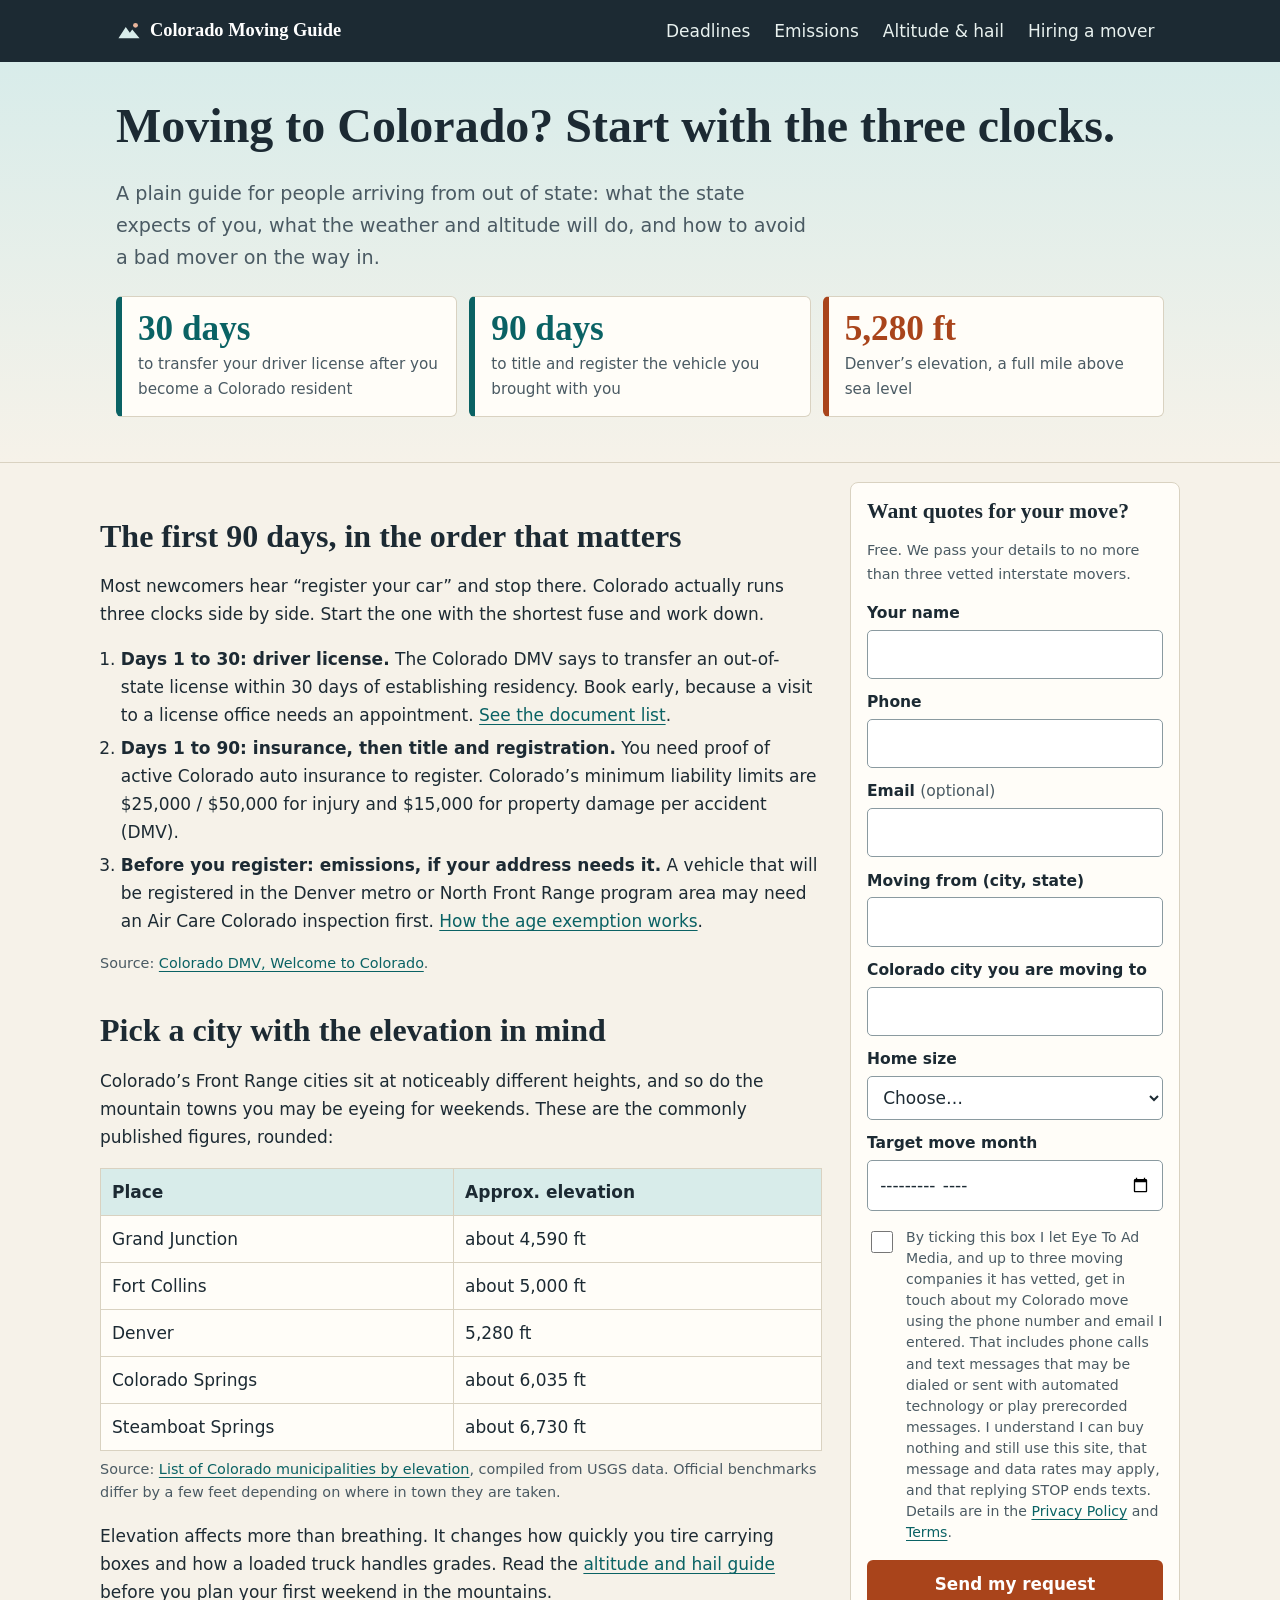
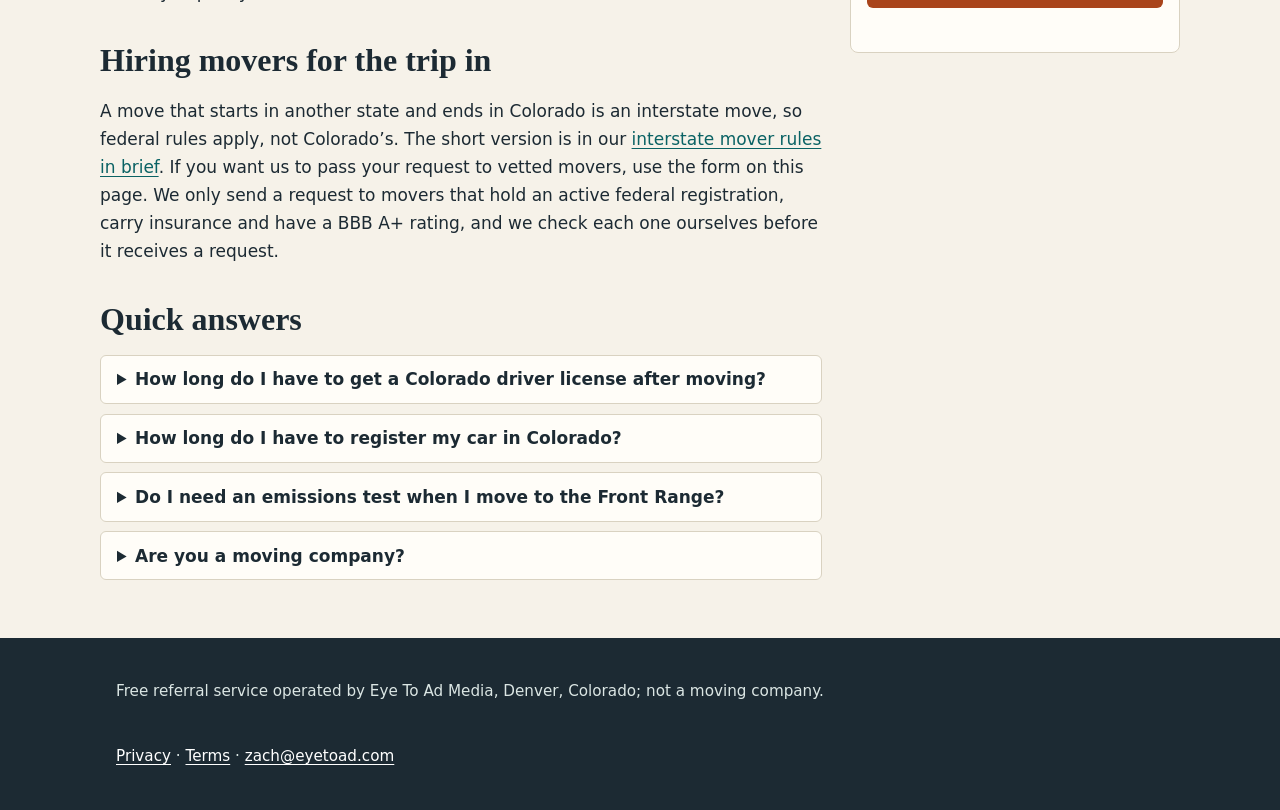
<file: index.html>
<!doctype html>
<html lang="en">
<head>
<meta charset="utf-8">
<meta name="viewport" content="width=device-width,initial-scale=1">
<meta http-equiv="Content-Security-Policy" content="default-src 'self'; script-src 'self'; style-src 'self'; img-src 'self' data:; connect-src https://clients.eyetoad.com; form-action https://clients.eyetoad.com; base-uri 'self'; object-src 'none'; upgrade-insecure-requests">
<meta name="referrer" content="strict-origin-when-cross-origin">
<title>Moving to Colorado: DMV Deadlines, Emissions, Altitude &amp; Movers</title>
<meta name="description" content="A newcomer&#x27;s guide to moving to Colorado: license and registration deadlines, Front Range emissions testing, altitude and hail, and how to vet an interstate mover.">
<link rel="canonical" href="https://coloradomovingco.com/">
<link rel="icon" href="/assets/icon.svg" type="image/svg+xml">
<link rel="stylesheet" href="/assets/site.css">
<meta property="og:type" content="website">
<meta property="og:title" content="Moving to Colorado: DMV Deadlines, Emissions, Altitude &amp; Movers">
<meta property="og:description" content="A newcomer&#x27;s guide to moving to Colorado: license and registration deadlines, Front Range emissions testing, altitude and hail, and how to vet an interstate mover.">
<meta property="og:url" content="https://coloradomovingco.com/">
<script type="application/ld+json">{"@context": "https://schema.org", "@graph": [{"@type": "WebSite", "@id": "https://coloradomovingco.com/#site", "url": "https://coloradomovingco.com/", "name": "Colorado Moving Guide", "publisher": {"@id": "https://coloradomovingco.com/#org"}}, {"@type": "Organization", "@id": "https://coloradomovingco.com/#org", "name": "Eye To Ad Media", "url": "https://coloradomovingco.com/", "areaServed": "Colorado"}, {"@type": "FAQPage", "mainEntity": [{"@type": "Question", "name": "How long do I have to get a Colorado driver license after moving?", "acceptedAnswer": {"@type": "Answer", "text": "The Colorado DMV says to transfer your license within 30 days of establishing residency, and an appointment is required."}}, {"@type": "Question", "name": "How long do I have to register my car in Colorado?", "acceptedAnswer": {"@type": "Answer", "text": "The Colorado DMV says to title and register a vehicle within 90 days of establishing residency, at your county motor vehicle office."}}, {"@type": "Question", "name": "Do I need an emissions test when I move to the Front Range?", "acceptedAnswer": {"@type": "Answer", "text": "Possibly. Air Care Colorado says a vehicle brought into the Denver metro or North Front Range program area from another state must pass an inspection before it is registered, unless it is new enough to be exempt."}}, {"@type": "Question", "name": "Are you a moving company?", "acceptedAnswer": {"@type": "Answer", "text": "No. We are a free referral service run by Eye To Ad Media in Denver. Movers we send requests to are independent companies."}}]}, {"@type": "Service", "name": "Moving company referral for out-of-state arrivals", "serviceType": "Referral service", "provider": {"@id": "https://coloradomovingco.com/#org"}, "areaServed": {"@type": "State", "name": "Colorado"}, "description": "Free referral service that passes a move-to-Colorado request to up to three vetted interstate movers. Not a moving company."}]}</script>
</head>
<body>
<a class="skip" href="#main">Skip to content</a>
<header class="bar"><div class="wrap">
<a class="brand" href="/"><svg width="26" height="26" viewBox="0 0 32 32" aria-hidden="true"><path d="M3 25l9-14 5 7 3-4 9 11z" fill="#d8ecea"/><circle cx="24" cy="9" r="3" fill="#e9b59c"/></svg>Colorado Moving Guide</a>
<nav aria-label="Main"><a href="/new-resident-checklist/">Deadlines</a><a href="/emissions-testing/">Emissions</a><a href="/altitude-and-weather/">Altitude & hail</a><a href="/interstate-movers/">Hiring a mover</a></nav>
</div></header>
<div class="hero"><div class="wrap"><h1>Moving to Colorado? Start with the three clocks.</h1><p class="lede">A plain guide for people arriving from out of state: what the state expects of you, what the weather and altitude will do, and how to avoid a bad mover on the way in.</p><div class="tiles">
<div class="tile"><b>30 days</b><span>to transfer your driver license after you become a Colorado resident</span></div>
<div class="tile"><b>90 days</b><span>to title and register the vehicle you brought with you</span></div>
<div class="tile rust"><b>5,280 ft</b><span>Denver&rsquo;s elevation, a full mile above sea level</span></div>
</div></div></div>
<div class="wrap layout"><main id="main" class="prose">
<h2 id="first">The first 90 days, in the order that matters</h2>
<p>Most newcomers hear &ldquo;register your car&rdquo; and stop there. Colorado actually runs three clocks side by side. Start the one with the shortest fuse and work down.</p>
<ol>
<li><strong>Days 1 to 30: driver license.</strong> The Colorado DMV says to transfer an out-of-state license within 30 days of establishing residency. Book early, because a visit to a license office needs an appointment. <a href="/new-resident-checklist/">See the document list</a>.</li>
<li><strong>Days 1 to 90: insurance, then title and registration.</strong> You need proof of active Colorado auto insurance to register. Colorado&rsquo;s minimum liability limits are $25,000 / $50,000 for injury and $15,000 for property damage per accident (DMV).</li>
<li><strong>Before you register: emissions, if your address needs it.</strong> A vehicle that will be registered in the Denver metro or North Front Range program area may need an Air Care Colorado inspection first. <a href="/emissions-testing/">How the age exemption works</a>.</li>
</ol>
<p class="src">Source: <a href="https://dmv.colorado.gov/new-to-colorado" rel="nofollow noopener">Colorado DMV, Welcome to Colorado</a>.</p>

<h2 id="elev">Pick a city with the elevation in mind</h2>
<p>Colorado&rsquo;s Front Range cities sit at noticeably different heights, and so do the mountain towns you may be eyeing for weekends. These are the commonly published figures, rounded:</p>
<div class="tw"><table>
<caption>Source: <a href="https://en.wikipedia.org/wiki/List_of_Colorado_municipalities_by_elevation" rel="nofollow noopener">List of Colorado municipalities by elevation</a>, compiled from USGS data. Official benchmarks differ by a few feet depending on where in town they are taken.</caption>
<thead><tr><th scope="col">Place</th><th scope="col">Approx. elevation</th></tr></thead>
<tbody>
<tr><td>Grand Junction</td><td>about 4,590 ft</td></tr>
<tr><td>Fort Collins</td><td>about 5,000 ft</td></tr>
<tr><td>Denver</td><td>5,280 ft</td></tr>
<tr><td>Colorado Springs</td><td>about 6,035 ft</td></tr>
<tr><td>Steamboat Springs</td><td>about 6,730 ft</td></tr>
</tbody></table></div>
<p>Elevation affects more than breathing. It changes how quickly you tire carrying boxes and how a loaded truck handles grades. Read the <a href="/altitude-and-weather/">altitude and hail guide</a> before you plan your first weekend in the mountains.</p>

<h2 id="hire">Hiring movers for the trip in</h2>
<p>A move that starts in another state and ends in Colorado is an interstate move, so federal rules apply, not Colorado&rsquo;s. The short version is in our <a href="/interstate-movers/">interstate mover rules in brief</a>. If you want us to pass your request to vetted movers, use the form on this page. We only send a request to movers that hold an active federal registration, carry insurance and have a BBB A+ rating, and we check each one ourselves before it receives a request.</p>

<h2 id="faq">Quick answers</h2>
<details><summary>How long do I have to get a Colorado driver license after moving?</summary><p>The Colorado DMV says to transfer your license within 30 days of establishing residency, and an appointment is required.</p></details><details><summary>How long do I have to register my car in Colorado?</summary><p>The Colorado DMV says to title and register a vehicle within 90 days of establishing residency, at your county motor vehicle office.</p></details><details><summary>Do I need an emissions test when I move to the Front Range?</summary><p>Possibly. Air Care Colorado says a vehicle brought into the Denver metro or North Front Range program area from another state must pass an inspection before it is registered, unless it is new enough to be exempt.</p></details><details><summary>Are you a moving company?</summary><p>No. We are a free referral service run by Eye To Ad Media in Denver. Movers we send requests to are independent companies.</p></details>
</main><aside aria-label="Request quotes"><div class="box"><form id="quote" action="https://clients.eyetoad.com/lead/send.php" method="post" data-who="up to three interstate moving companies we have vetted" novalidate>
<h2 id="fh">Want quotes for your move?</h2>
<p class="src">Free. We pass your details to no more than three vetted interstate movers.</p>
<div class="hp" aria-hidden="true"><label for="hp1">Leave this empty</label><input id="hp1" type="text" name="_honey" tabindex="-1" autocomplete="off"></div>
<input type="hidden" name="_t" value="">
<input type="hidden" name="service" value="Move to Colorado from another state">
<label for="f-name">Your name</label><input id="f-name" name="name" type="text" autocomplete="name" required maxlength="80">
<label for="f-phone">Phone</label><input id="f-phone" name="phone" type="tel" inputmode="tel" autocomplete="tel" required maxlength="20">
<label for="f-email">Email <span class="opt">(optional)</span></label><input id="f-email" name="email" type="email" autocomplete="email" maxlength="120">
<label for="f-from">Moving from (city, state)</label><input id="f-from" name="origin" type="text" maxlength="80">
<label for="f-to">Colorado city you are moving to</label><input id="f-to" name="destination" type="text" maxlength="80">
<label for="f-size">Home size</label><select id="f-size" name="home_size"><option value="">Choose&hellip;</option><option>Studio or 1 bedroom</option><option>2 bedrooms</option><option>3 bedrooms</option><option>4+ bedrooms</option><option>A few items only</option></select>
<label for="f-date">Target move month</label><input id="f-date" name="move_month" type="month">
<div class="consent"><input id="f-consent" type="checkbox" name="consent" value="yes" required>
<label for="f-consent" id="consent-text" class="ctext">By ticking this box I let Eye To Ad Media, and up to three moving companies it has vetted, get in touch about my Colorado move using the phone number and email I entered. That includes phone calls and text messages that may be dialed or sent with automated technology or play prerecorded messages. I understand I can buy nothing and still use this site, that message and data rates may apply, and that replying STOP ends texts. Details are in the <a href="/privacy/">Privacy Policy</a> and <a href="/terms/">Terms</a>.</label></div>
<button class="cta" type="submit" data-label="Send my request">Send my request</button>
<p id="form-msg" class="form-msg" role="status" aria-live="polite" tabindex="-1"></p>
</form>
<div id="form-done" hidden tabindex="-1"><h2>Request sent</h2><p>Thank you. A person on our team reviews it first, then up to three matched movers can reach out. You are free to ignore any of them.</p></div>
</div></aside></div>
<footer><div class="wrap">
<p>Free referral service operated by Eye To Ad Media, Denver, Colorado; not a moving company.</p>
<p><a href="/privacy/">Privacy</a> &middot; <a href="/terms/">Terms</a> &middot; <a href="mailto:zach@eyetoad.com">zach@eyetoad.com</a></p>
</div></footer>
</body></html>
</file>
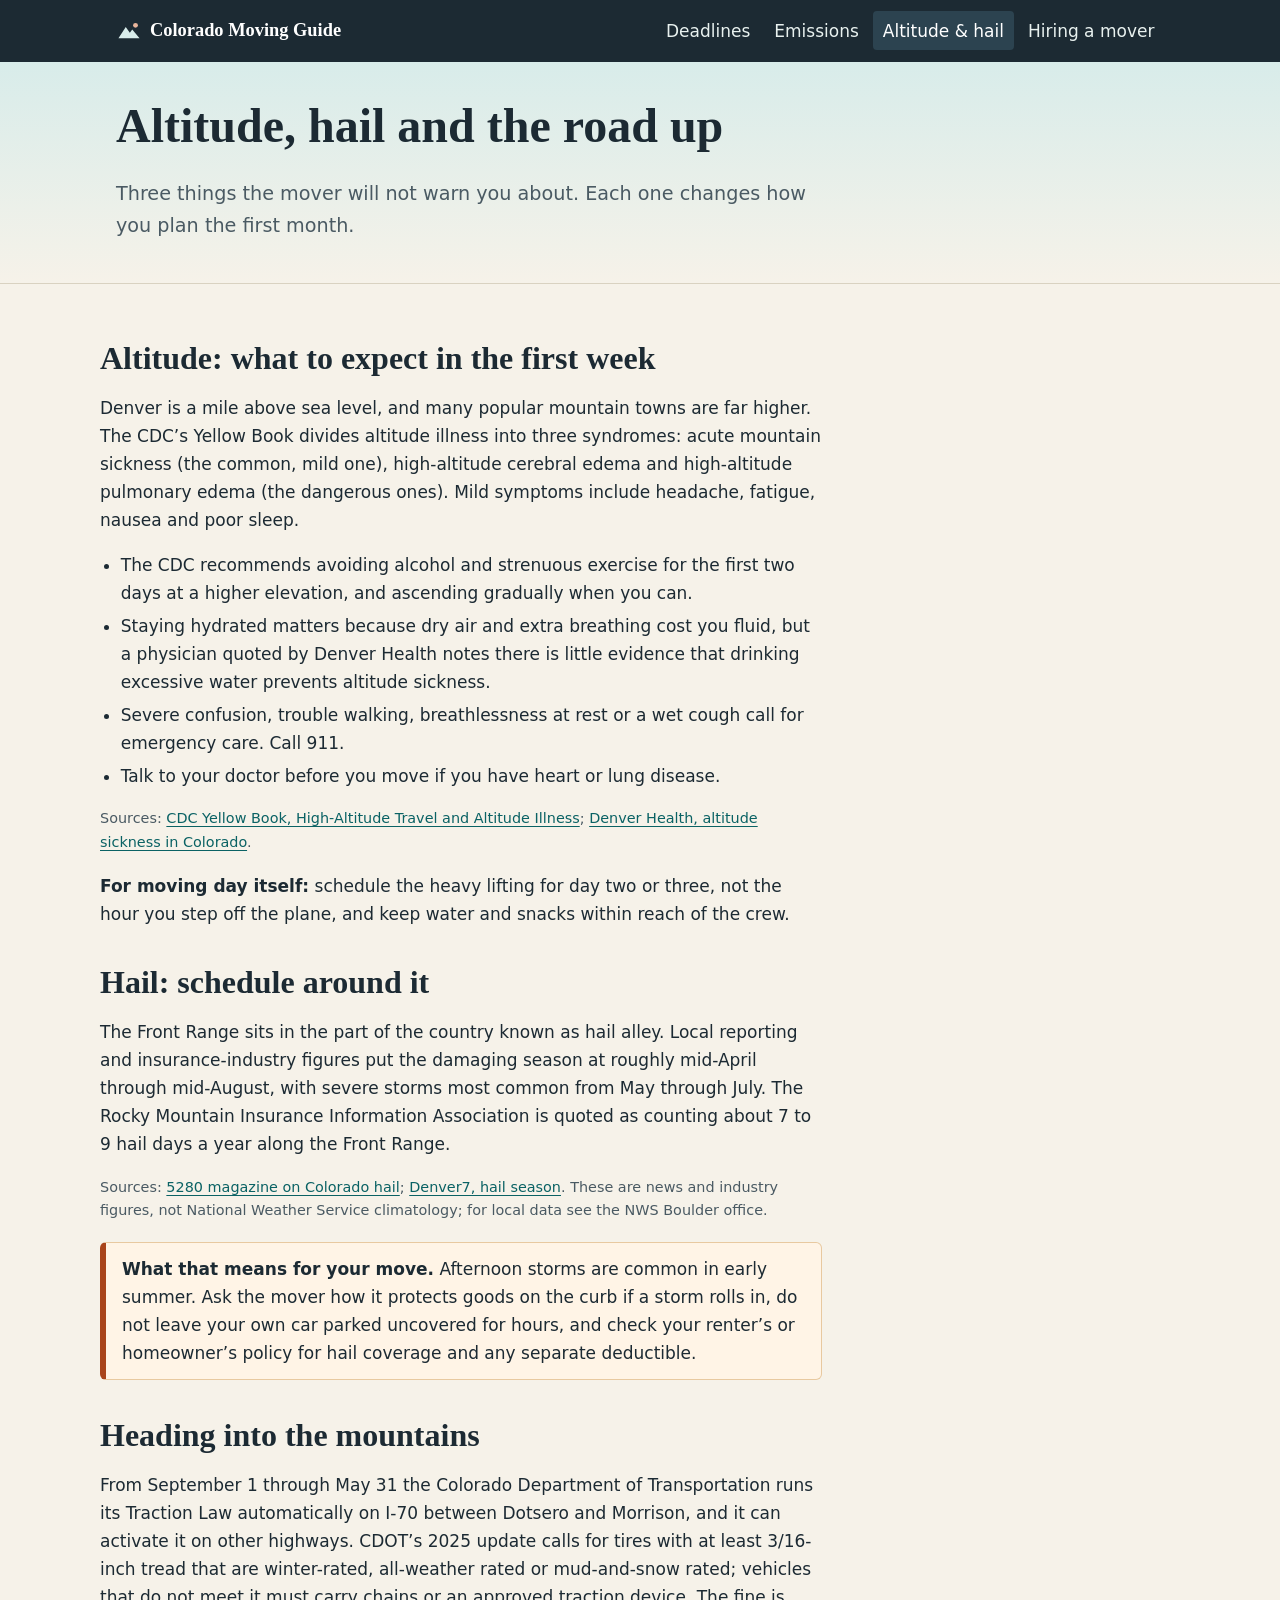
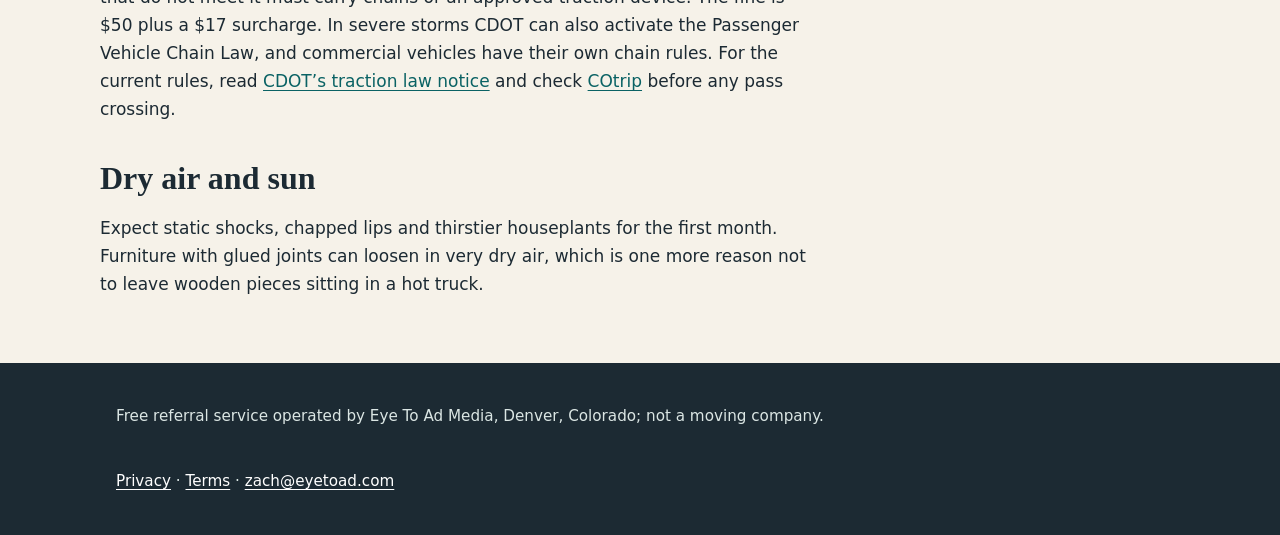
<file: altitude-and-weather/index.html>
<!doctype html>
<html lang="en">
<head>
<meta charset="utf-8">
<meta name="viewport" content="width=device-width,initial-scale=1">
<meta http-equiv="Content-Security-Policy" content="default-src 'self'; script-src 'self'; style-src 'self'; img-src 'self' data:; form-action 'none'; base-uri 'self'; object-src 'none'; upgrade-insecure-requests">
<meta name="referrer" content="strict-origin-when-cross-origin">
<title>Moving to Colorado: Altitude, Hail Season and Mountain Driving</title>
<meta name="description" content="What new Colorado residents should know about altitude sickness, Front Range hail season and CDOT traction law before moving day.">
<link rel="canonical" href="https://coloradomovingco.com/altitude-and-weather/">
<link rel="icon" href="/assets/icon.svg" type="image/svg+xml">
<link rel="stylesheet" href="/assets/site.css">
<meta property="og:type" content="website">
<meta property="og:title" content="Moving to Colorado: Altitude, Hail Season and Mountain Driving">
<meta property="og:description" content="What new Colorado residents should know about altitude sickness, Front Range hail season and CDOT traction law before moving day.">
<meta property="og:url" content="https://coloradomovingco.com/altitude-and-weather/">
<script type="application/ld+json">{"@context": "https://schema.org", "@graph": [{"@type": "WebSite", "@id": "https://coloradomovingco.com/#site", "url": "https://coloradomovingco.com/", "name": "Colorado Moving Guide", "publisher": {"@id": "https://coloradomovingco.com/#org"}}, {"@type": "Organization", "@id": "https://coloradomovingco.com/#org", "name": "Eye To Ad Media", "url": "https://coloradomovingco.com/", "areaServed": "Colorado"}, {"@type": "Article", "headline": "Moving to Colorado: altitude, hail and traction law", "description": "Altitude sickness, hail season and CDOT traction-law basics for newcomers.", "mainEntityOfPage": "https://coloradomovingco.com/altitude-and-weather/", "author": {"@id": "https://coloradomovingco.com/#org"}, "publisher": {"@id": "https://coloradomovingco.com/#org"}, "dateModified": "2026-11-11"}]}</script>
</head>
<body>
<a class="skip" href="#main">Skip to content</a>
<header class="bar"><div class="wrap">
<a class="brand" href="/"><svg width="26" height="26" viewBox="0 0 32 32" aria-hidden="true"><path d="M3 25l9-14 5 7 3-4 9 11z" fill="#d8ecea"/><circle cx="24" cy="9" r="3" fill="#e9b59c"/></svg>Colorado Moving Guide</a>
<nav aria-label="Main"><a href="/new-resident-checklist/">Deadlines</a><a href="/emissions-testing/">Emissions</a><a href="/altitude-and-weather/" aria-current="page">Altitude & hail</a><a href="/interstate-movers/">Hiring a mover</a></nav>
</div></header>
<div class="hero"><div class="wrap"><h1>Altitude, hail and the road up</h1><p class="lede">Three things the mover will not warn you about. Each one changes how you plan the first month.</p></div></div>
<div class="wrap layout"><main id="main" class="prose">
<h2 id="alt">Altitude: what to expect in the first week</h2>
<p>Denver is a mile above sea level, and many popular mountain towns are far higher. The CDC&rsquo;s Yellow Book divides altitude illness into three syndromes: acute mountain sickness (the common, mild one), high-altitude cerebral edema and high-altitude pulmonary edema (the dangerous ones). Mild symptoms include headache, fatigue, nausea and poor sleep.</p>
<ul>
<li>The CDC recommends avoiding alcohol and strenuous exercise for the first two days at a higher elevation, and ascending gradually when you can.</li>
<li>Staying hydrated matters because dry air and extra breathing cost you fluid, but a physician quoted by Denver Health notes there is little evidence that drinking excessive water prevents altitude sickness.</li>
<li>Severe confusion, trouble walking, breathlessness at rest or a wet cough call for emergency care. Call 911.</li>
<li>Talk to your doctor before you move if you have heart or lung disease.</li>
</ul>
<p class="src">Sources: <a href="https://www.cdc.gov/yellow-book/hcp/environmental-hazards-risks/high-altitude-travel-and-altitude-illness.html" rel="nofollow noopener">CDC Yellow Book, High-Altitude Travel and Altitude Illness</a>; <a href="https://www.denverhealth.org/blog/2026/07/altitude-sickness-colorado-symptoms-prevention-and-when-seek-medical-care" rel="nofollow noopener">Denver Health, altitude sickness in Colorado</a>.</p>
<p><strong>For moving day itself:</strong> schedule the heavy lifting for day two or three, not the hour you step off the plane, and keep water and snacks within reach of the crew.</p>
<h2 id="hail">Hail: schedule around it</h2>
<p>The Front Range sits in the part of the country known as hail alley. Local reporting and insurance-industry figures put the damaging season at roughly mid-April through mid-August, with severe storms most common from May through July. The Rocky Mountain Insurance Information Association is quoted as counting about 7 to 9 hail days a year along the Front Range.</p>
<p class="src">Sources: <a href="https://5280.com/why-does-hail-pummel-colorado-and-how-can-we-prepare-for-it" rel="nofollow noopener">5280 magazine on Colorado hail</a>; <a href="https://www.denver7.com/news/local-news/colorado-hail-season-what-you-need-to-know" rel="nofollow noopener">Denver7, hail season</a>. These are news and industry figures, not National Weather Service climatology; for local data see the NWS Boulder office.</p>
<div class="callout"><strong>What that means for your move.</strong> Afternoon storms are common in early summer. Ask the mover how it protects goods on the curb if a storm rolls in, do not leave your own car parked uncovered for hours, and check your renter&rsquo;s or homeowner&rsquo;s policy for hail coverage and any separate deductible.</div>
<h2 id="mtn">Heading into the mountains</h2>
<p>From September 1 through May 31 the Colorado Department of Transportation runs its Traction Law automatically on I-70 between Dotsero and Morrison, and it can activate it on other highways. CDOT&rsquo;s 2025 update calls for tires with at least 3/16-inch tread that are winter-rated, all-weather rated or mud-and-snow rated; vehicles that do not meet it must carry chains or an approved traction device. The fine is $50 plus a $17 surcharge. In severe storms CDOT can also activate the Passenger Vehicle Chain Law, and commercial vehicles have their own chain rules. For the current rules, read <a href="https://www.codot.gov/news/2025/november/new-traction-law-requirements" rel="nofollow noopener">CDOT&rsquo;s traction law notice</a> and check <a href="https://www.cotrip.org/" rel="nofollow noopener">COtrip</a> before any pass crossing.</p>
<h2 id="dry">Dry air and sun</h2>
<p>Expect static shocks, chapped lips and thirstier houseplants for the first month. Furniture with glued joints can loosen in very dry air, which is one more reason not to leave wooden pieces sitting in a hot truck.</p>
</main></div>
<footer><div class="wrap">
<p>Free referral service operated by Eye To Ad Media, Denver, Colorado; not a moving company.</p>
<p><a href="/privacy/">Privacy</a> &middot; <a href="/terms/">Terms</a> &middot; <a href="mailto:zach@eyetoad.com">zach@eyetoad.com</a></p>
</div></footer>
</body></html>
</file>
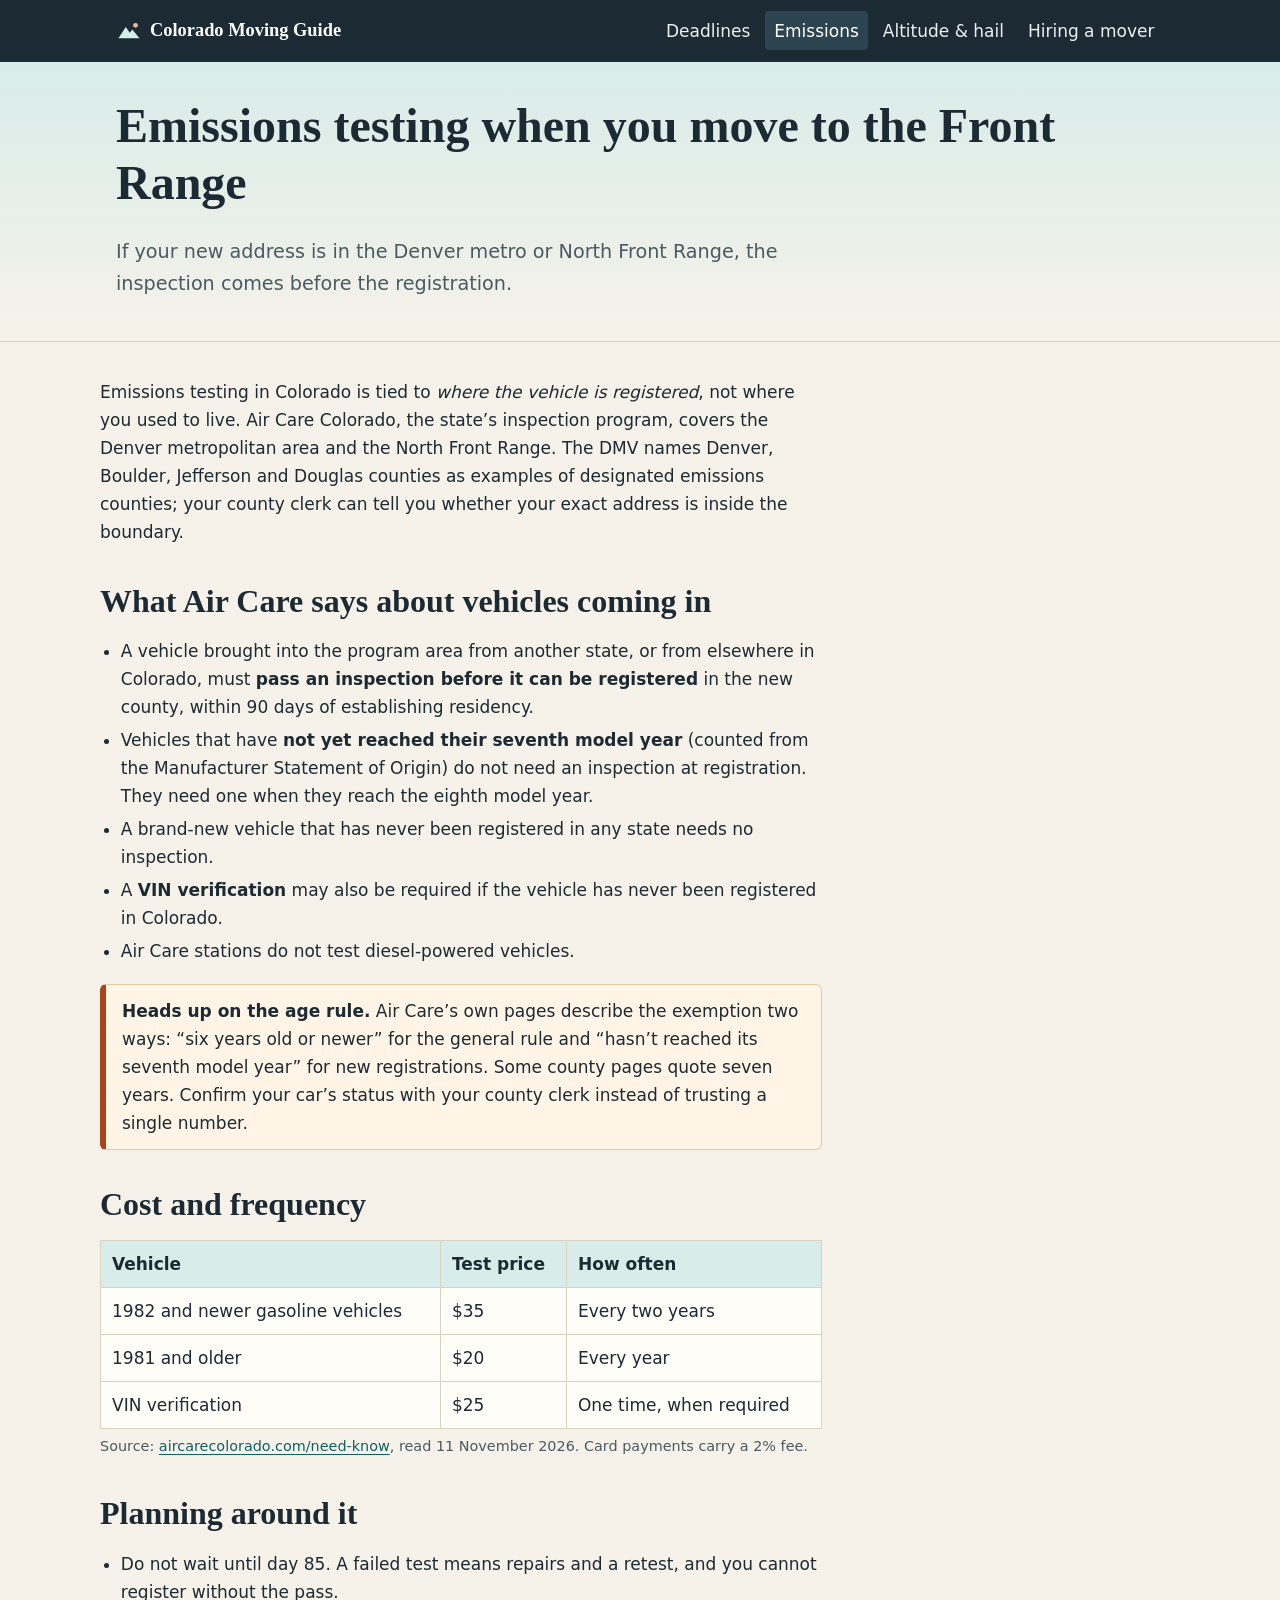
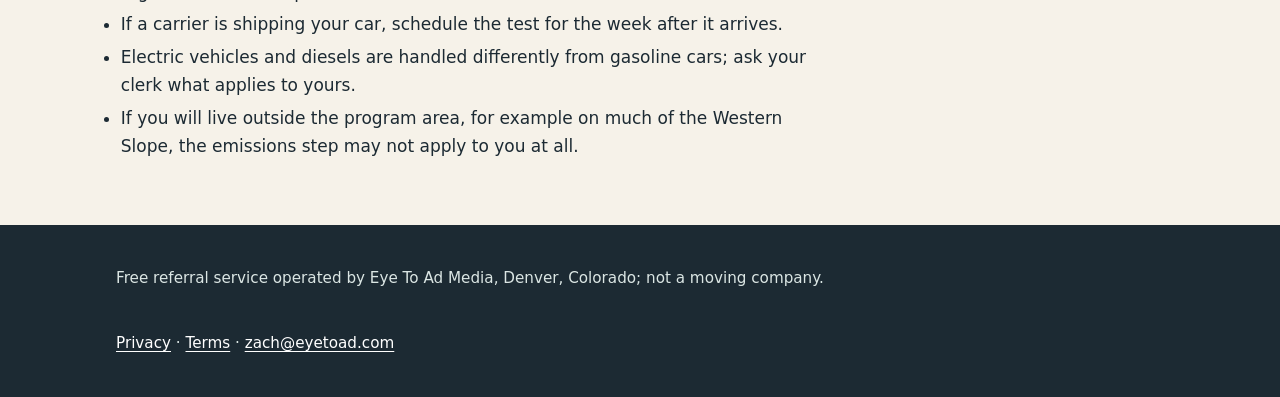
<file: emissions-testing/index.html>
<!doctype html>
<html lang="en">
<head>
<meta charset="utf-8">
<meta name="viewport" content="width=device-width,initial-scale=1">
<meta http-equiv="Content-Security-Policy" content="default-src 'self'; script-src 'self'; style-src 'self'; img-src 'self' data:; form-action 'none'; base-uri 'self'; object-src 'none'; upgrade-insecure-requests">
<meta name="referrer" content="strict-origin-when-cross-origin">
<title>Colorado Emissions Testing for New Residents: Air Care Colorado Rules</title>
<meta name="description" content="What Air Care Colorado says about emissions tests for vehicles brought into the Denver metro and North Front Range: age exemption, cost, frequency and timing.">
<link rel="canonical" href="https://coloradomovingco.com/emissions-testing/">
<link rel="icon" href="/assets/icon.svg" type="image/svg+xml">
<link rel="stylesheet" href="/assets/site.css">
<meta property="og:type" content="website">
<meta property="og:title" content="Colorado Emissions Testing for New Residents: Air Care Colorado Rules">
<meta property="og:description" content="What Air Care Colorado says about emissions tests for vehicles brought into the Denver metro and North Front Range: age exemption, cost, frequency and timing.">
<meta property="og:url" content="https://coloradomovingco.com/emissions-testing/">
<script type="application/ld+json">{"@context": "https://schema.org", "@graph": [{"@type": "WebSite", "@id": "https://coloradomovingco.com/#site", "url": "https://coloradomovingco.com/", "name": "Colorado Moving Guide", "publisher": {"@id": "https://coloradomovingco.com/#org"}}, {"@type": "Organization", "@id": "https://coloradomovingco.com/#org", "name": "Eye To Ad Media", "url": "https://coloradomovingco.com/", "areaServed": "Colorado"}, {"@type": "Article", "headline": "Colorado emissions testing for new residents", "description": "Air Care Colorado rules for vehicles moved into the program area.", "mainEntityOfPage": "https://coloradomovingco.com/emissions-testing/", "author": {"@id": "https://coloradomovingco.com/#org"}, "publisher": {"@id": "https://coloradomovingco.com/#org"}, "dateModified": "2026-11-11"}]}</script>
</head>
<body>
<a class="skip" href="#main">Skip to content</a>
<header class="bar"><div class="wrap">
<a class="brand" href="/"><svg width="26" height="26" viewBox="0 0 32 32" aria-hidden="true"><path d="M3 25l9-14 5 7 3-4 9 11z" fill="#d8ecea"/><circle cx="24" cy="9" r="3" fill="#e9b59c"/></svg>Colorado Moving Guide</a>
<nav aria-label="Main"><a href="/new-resident-checklist/">Deadlines</a><a href="/emissions-testing/" aria-current="page">Emissions</a><a href="/altitude-and-weather/">Altitude & hail</a><a href="/interstate-movers/">Hiring a mover</a></nav>
</div></header>
<div class="hero"><div class="wrap"><h1>Emissions testing when you move to the Front Range</h1><p class="lede">If your new address is in the Denver metro or North Front Range, the inspection comes before the registration.</p></div></div>
<div class="wrap layout"><main id="main" class="prose">
<p>Emissions testing in Colorado is tied to <em>where the vehicle is registered</em>, not where you used to live. Air Care Colorado, the state&rsquo;s inspection program, covers the Denver metropolitan area and the North Front Range. The DMV names Denver, Boulder, Jefferson and Douglas counties as examples of designated emissions counties; your county clerk can tell you whether your exact address is inside the boundary.</p>
<h2 id="newres">What Air Care says about vehicles coming in</h2>
<ul>
<li>A vehicle brought into the program area from another state, or from elsewhere in Colorado, must <strong>pass an inspection before it can be registered</strong> in the new county, within 90 days of establishing residency.</li>
<li>Vehicles that have <strong>not yet reached their seventh model year</strong> (counted from the Manufacturer Statement of Origin) do not need an inspection at registration. They need one when they reach the eighth model year.</li>
<li>A brand-new vehicle that has never been registered in any state needs no inspection.</li>
<li>A <strong>VIN verification</strong> may also be required if the vehicle has never been registered in Colorado.</li>
<li>Air Care stations do not test diesel-powered vehicles.</li>
</ul>
<div class="callout"><strong>Heads up on the age rule.</strong> Air Care&rsquo;s own pages describe the exemption two ways: &ldquo;six years old or newer&rdquo; for the general rule and &ldquo;hasn&rsquo;t reached its seventh model year&rdquo; for new registrations. Some county pages quote seven years. Confirm your car&rsquo;s status with your county clerk instead of trusting a single number.</div>
<h2 id="cost">Cost and frequency</h2>
<div class="tw"><table>
<caption>Source: <a href="https://aircarecolorado.com/need-know" rel="nofollow noopener">aircarecolorado.com/need-know</a>, read 11 November 2026. Card payments carry a 2% fee.</caption>
<thead><tr><th scope="col">Vehicle</th><th scope="col">Test price</th><th scope="col">How often</th></tr></thead><tbody>
<tr><td>1982 and newer gasoline vehicles</td><td>$35</td><td>Every two years</td></tr>
<tr><td>1981 and older</td><td>$20</td><td>Every year</td></tr>
<tr><td>VIN verification</td><td>$25</td><td>One time, when required</td></tr>
</tbody></table></div>
<h2 id="plan">Planning around it</h2>
<ul>
<li>Do not wait until day 85. A failed test means repairs and a retest, and you cannot register without the pass.</li>
<li>If a carrier is shipping your car, schedule the test for the week after it arrives.</li>
<li>Electric vehicles and diesels are handled differently from gasoline cars; ask your clerk what applies to yours.</li>
<li>If you will live outside the program area, for example on much of the Western Slope, the emissions step may not apply to you at all.</li>
</ul>
</main></div>
<footer><div class="wrap">
<p>Free referral service operated by Eye To Ad Media, Denver, Colorado; not a moving company.</p>
<p><a href="/privacy/">Privacy</a> &middot; <a href="/terms/">Terms</a> &middot; <a href="mailto:zach@eyetoad.com">zach@eyetoad.com</a></p>
</div></footer>
</body></html>
</file>
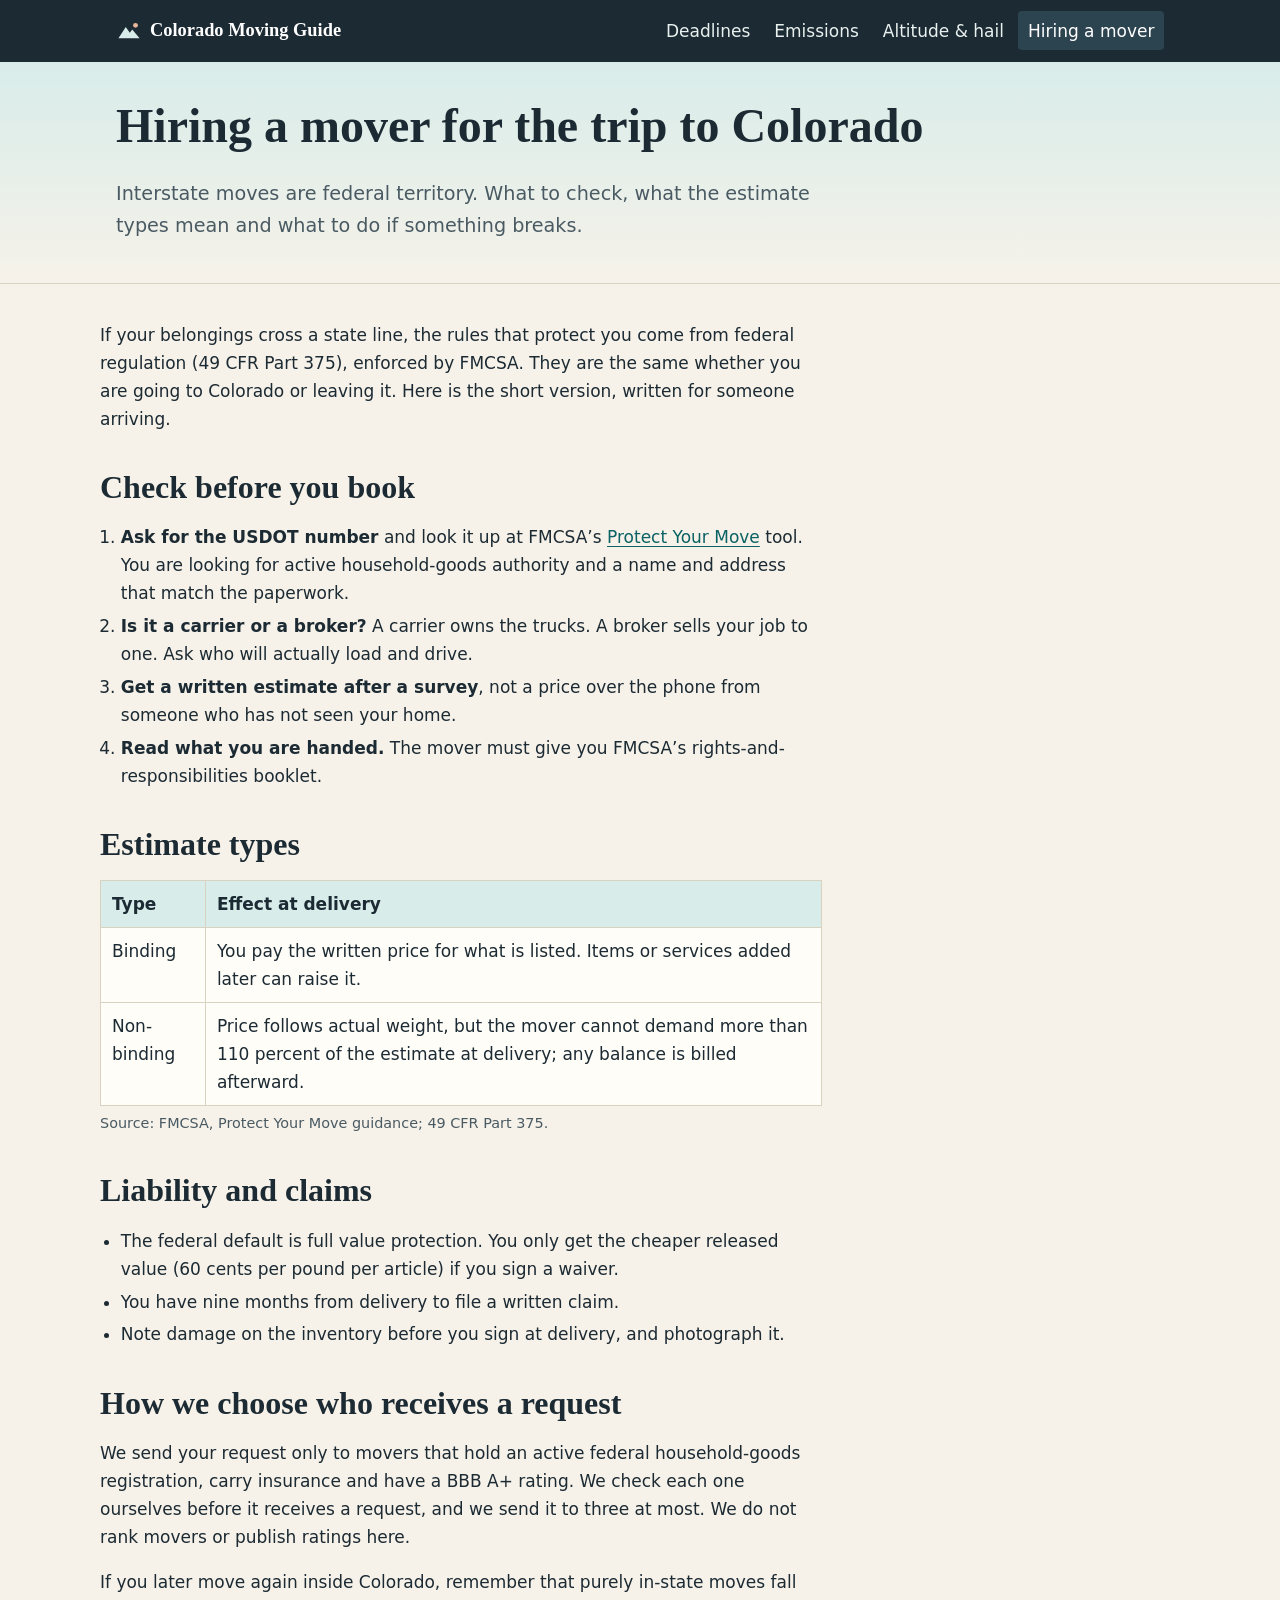
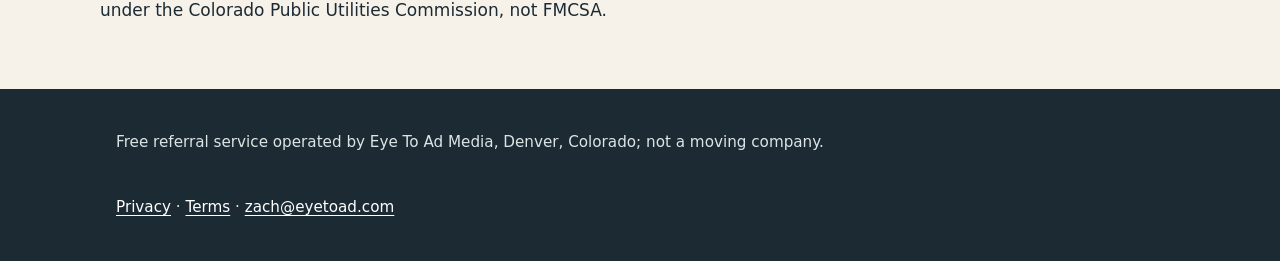
<file: interstate-movers/index.html>
<!doctype html>
<html lang="en">
<head>
<meta charset="utf-8">
<meta name="viewport" content="width=device-width,initial-scale=1">
<meta http-equiv="Content-Security-Policy" content="default-src 'self'; script-src 'self'; style-src 'self'; img-src 'self' data:; form-action 'none'; base-uri 'self'; object-src 'none'; upgrade-insecure-requests">
<meta name="referrer" content="strict-origin-when-cross-origin">
<title>Hiring an Interstate Mover for a Move to Colorado | FMCSA Rules</title>
<meta name="description" content="The federal rules behind a move into Colorado: checking a USDOT number, binding and non-binding estimates, the 110 percent rule and the nine-month claim window.">
<link rel="canonical" href="https://coloradomovingco.com/interstate-movers/">
<link rel="icon" href="/assets/icon.svg" type="image/svg+xml">
<link rel="stylesheet" href="/assets/site.css">
<meta property="og:type" content="website">
<meta property="og:title" content="Hiring an Interstate Mover for a Move to Colorado | FMCSA Rules">
<meta property="og:description" content="The federal rules behind a move into Colorado: checking a USDOT number, binding and non-binding estimates, the 110 percent rule and the nine-month claim window.">
<meta property="og:url" content="https://coloradomovingco.com/interstate-movers/">
<script type="application/ld+json">{"@context": "https://schema.org", "@graph": [{"@type": "WebSite", "@id": "https://coloradomovingco.com/#site", "url": "https://coloradomovingco.com/", "name": "Colorado Moving Guide", "publisher": {"@id": "https://coloradomovingco.com/#org"}}, {"@type": "Organization", "@id": "https://coloradomovingco.com/#org", "name": "Eye To Ad Media", "url": "https://coloradomovingco.com/", "areaServed": "Colorado"}, {"@type": "Article", "headline": "Interstate mover rules for a move to Colorado", "description": "FMCSA basics for people moving into Colorado.", "mainEntityOfPage": "https://coloradomovingco.com/interstate-movers/", "author": {"@id": "https://coloradomovingco.com/#org"}, "publisher": {"@id": "https://coloradomovingco.com/#org"}, "dateModified": "2026-11-11"}, {"@type": "FAQPage", "mainEntity": [{"@type": "Question", "name": "Who regulates a move from another state into Colorado?", "acceptedAnswer": {"@type": "Answer", "text": "The Federal Motor Carrier Safety Administration regulates interstate household-goods movers. Colorado's Public Utilities Commission regulates moves that begin and end inside Colorado."}}, {"@type": "Question", "name": "How long do I have to file a damage claim on an interstate move?", "acceptedAnswer": {"@type": "Answer", "text": "Federal rules give you nine months from delivery to file a written claim with the mover."}}]}]}</script>
</head>
<body>
<a class="skip" href="#main">Skip to content</a>
<header class="bar"><div class="wrap">
<a class="brand" href="/"><svg width="26" height="26" viewBox="0 0 32 32" aria-hidden="true"><path d="M3 25l9-14 5 7 3-4 9 11z" fill="#d8ecea"/><circle cx="24" cy="9" r="3" fill="#e9b59c"/></svg>Colorado Moving Guide</a>
<nav aria-label="Main"><a href="/new-resident-checklist/">Deadlines</a><a href="/emissions-testing/">Emissions</a><a href="/altitude-and-weather/">Altitude & hail</a><a href="/interstate-movers/" aria-current="page">Hiring a mover</a></nav>
</div></header>
<div class="hero"><div class="wrap"><h1>Hiring a mover for the trip to Colorado</h1><p class="lede">Interstate moves are federal territory. What to check, what the estimate types mean and what to do if something breaks.</p></div></div>
<div class="wrap layout"><main id="main" class="prose">
<p>If your belongings cross a state line, the rules that protect you come from federal regulation (49 CFR Part 375), enforced by FMCSA. They are the same whether you are going to Colorado or leaving it. Here is the short version, written for someone arriving.</p>
<h2 id="check">Check before you book</h2>
<ol>
<li><strong>Ask for the USDOT number</strong> and look it up at FMCSA&rsquo;s <a href="https://www.fmcsa.dot.gov/protect-your-move" rel="nofollow noopener">Protect Your Move</a> tool. You are looking for active household-goods authority and a name and address that match the paperwork.</li>
<li><strong>Is it a carrier or a broker?</strong> A carrier owns the trucks. A broker sells your job to one. Ask who will actually load and drive.</li>
<li><strong>Get a written estimate after a survey</strong>, not a price over the phone from someone who has not seen your home.</li>
<li><strong>Read what you are handed.</strong> The mover must give you FMCSA&rsquo;s rights-and-responsibilities booklet.</li>
</ol>
<h2 id="est">Estimate types</h2>
<div class="tw"><table>
<caption>Source: FMCSA, Protect Your Move guidance; 49 CFR Part 375.</caption>
<thead><tr><th scope="col">Type</th><th scope="col">Effect at delivery</th></tr></thead><tbody>
<tr><td>Binding</td><td>You pay the written price for what is listed. Items or services added later can raise it.</td></tr>
<tr><td>Non-binding</td><td>Price follows actual weight, but the mover cannot demand more than 110 percent of the estimate at delivery; any balance is billed afterward.</td></tr>
</tbody></table></div>
<h2 id="liab">Liability and claims</h2>
<ul>
<li>The federal default is full value protection. You only get the cheaper released value (60 cents per pound per article) if you sign a waiver.</li>
<li>You have nine months from delivery to file a written claim.</li>
<li>Note damage on the inventory before you sign at delivery, and photograph it.</li>
</ul>
<h2 id="vet">How we choose who receives a request</h2>
<p>We send your request only to movers that hold an active federal household-goods registration, carry insurance and have a BBB A+ rating. We check each one ourselves before it receives a request, and we send it to three at most. We do not rank movers or publish ratings here.</p>
<p>If you later move again inside Colorado, remember that purely in-state moves fall under the Colorado Public Utilities Commission, not FMCSA.</p>
</main></div>
<footer><div class="wrap">
<p>Free referral service operated by Eye To Ad Media, Denver, Colorado; not a moving company.</p>
<p><a href="/privacy/">Privacy</a> &middot; <a href="/terms/">Terms</a> &middot; <a href="mailto:zach@eyetoad.com">zach@eyetoad.com</a></p>
</div></footer>
</body></html>
</file>
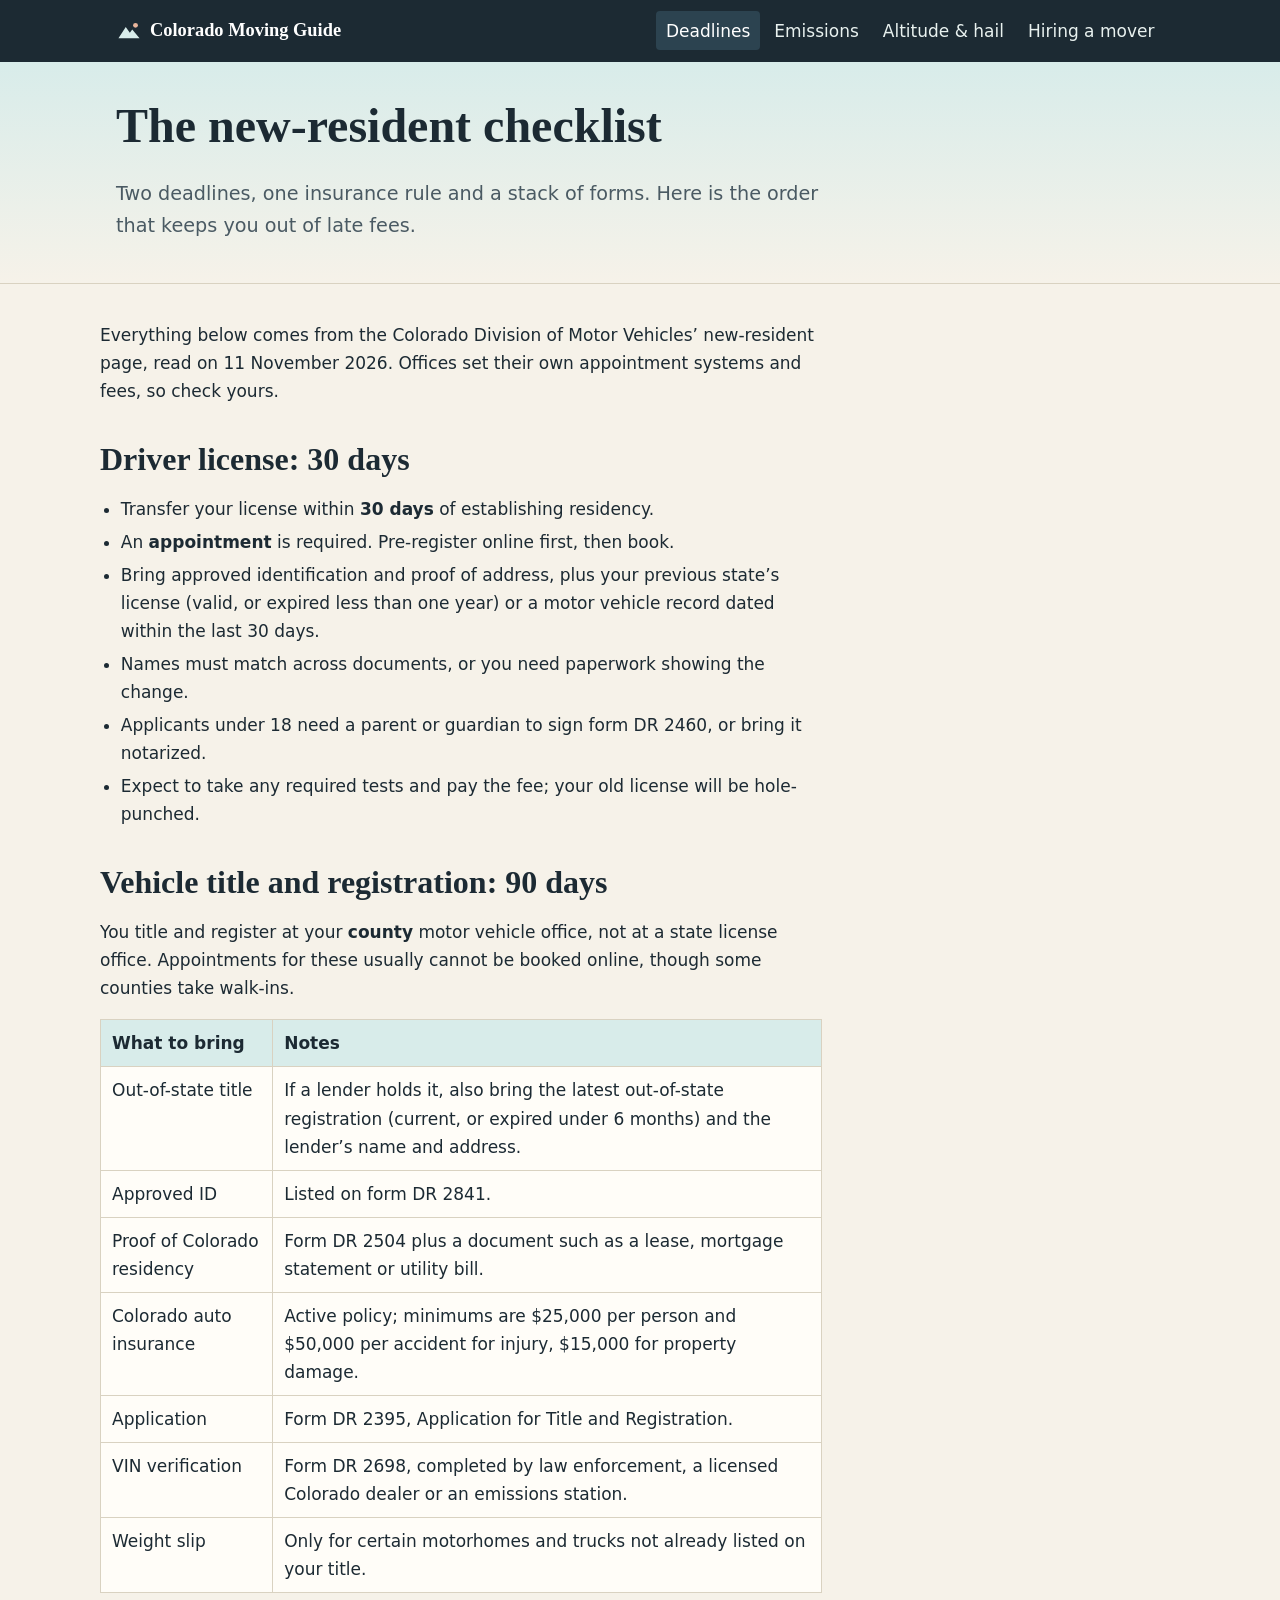
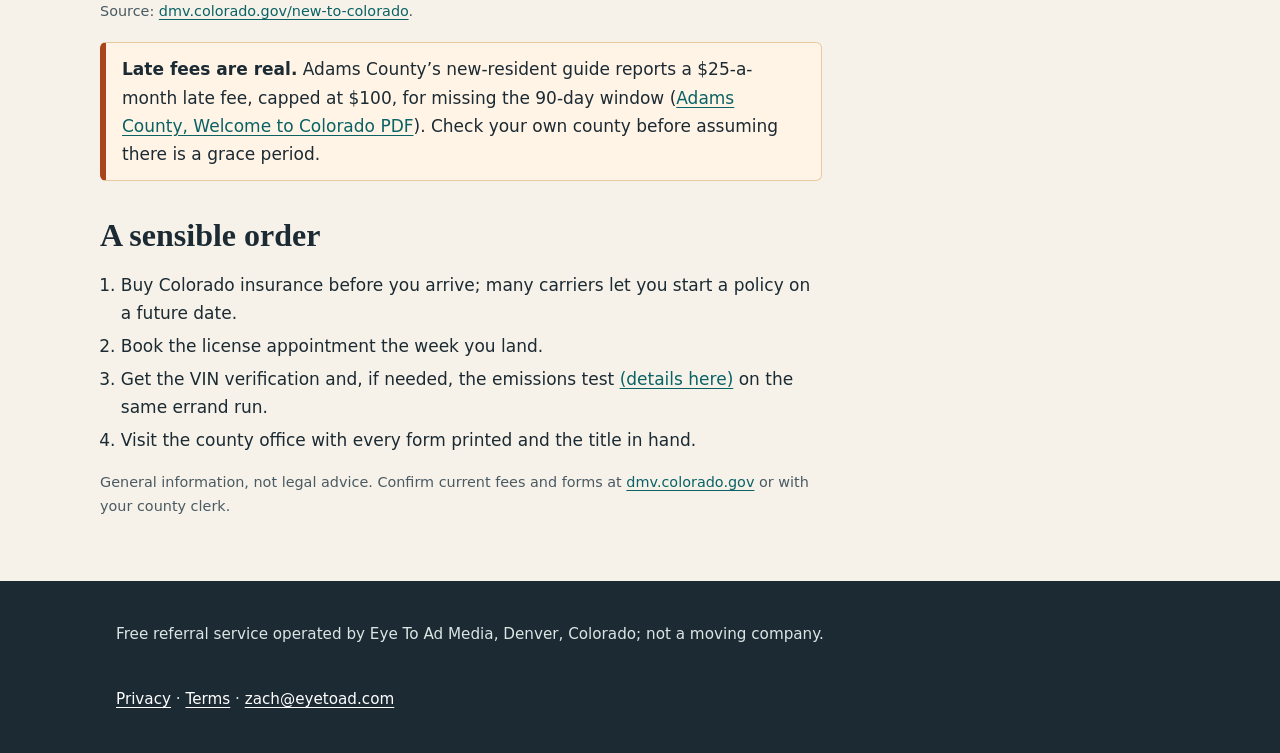
<file: new-resident-checklist/index.html>
<!doctype html>
<html lang="en">
<head>
<meta charset="utf-8">
<meta name="viewport" content="width=device-width,initial-scale=1">
<meta http-equiv="Content-Security-Policy" content="default-src 'self'; script-src 'self'; style-src 'self'; img-src 'self' data:; form-action 'none'; base-uri 'self'; object-src 'none'; upgrade-insecure-requests">
<meta name="referrer" content="strict-origin-when-cross-origin">
<title>Colorado New Resident Checklist: License &amp; Registration Deadlines</title>
<meta name="description" content="Colorado DMV new-resident deadlines: 30 days to transfer a driver license, 90 days to title and register a vehicle, plus the forms and documents to bring.">
<link rel="canonical" href="https://coloradomovingco.com/new-resident-checklist/">
<link rel="icon" href="/assets/icon.svg" type="image/svg+xml">
<link rel="stylesheet" href="/assets/site.css">
<meta property="og:type" content="website">
<meta property="og:title" content="Colorado New Resident Checklist: License &amp; Registration Deadlines">
<meta property="og:description" content="Colorado DMV new-resident deadlines: 30 days to transfer a driver license, 90 days to title and register a vehicle, plus the forms and documents to bring.">
<meta property="og:url" content="https://coloradomovingco.com/new-resident-checklist/">
<script type="application/ld+json">{"@context": "https://schema.org", "@graph": [{"@type": "WebSite", "@id": "https://coloradomovingco.com/#site", "url": "https://coloradomovingco.com/", "name": "Colorado Moving Guide", "publisher": {"@id": "https://coloradomovingco.com/#org"}}, {"@type": "Organization", "@id": "https://coloradomovingco.com/#org", "name": "Eye To Ad Media", "url": "https://coloradomovingco.com/", "areaServed": "Colorado"}, {"@type": "Article", "headline": "Colorado new-resident checklist", "description": "Colorado DMV deadlines and documents for new residents.", "mainEntityOfPage": "https://coloradomovingco.com/new-resident-checklist/", "author": {"@id": "https://coloradomovingco.com/#org"}, "publisher": {"@id": "https://coloradomovingco.com/#org"}, "dateModified": "2026-11-11"}]}</script>
</head>
<body>
<a class="skip" href="#main">Skip to content</a>
<header class="bar"><div class="wrap">
<a class="brand" href="/"><svg width="26" height="26" viewBox="0 0 32 32" aria-hidden="true"><path d="M3 25l9-14 5 7 3-4 9 11z" fill="#d8ecea"/><circle cx="24" cy="9" r="3" fill="#e9b59c"/></svg>Colorado Moving Guide</a>
<nav aria-label="Main"><a href="/new-resident-checklist/" aria-current="page">Deadlines</a><a href="/emissions-testing/">Emissions</a><a href="/altitude-and-weather/">Altitude & hail</a><a href="/interstate-movers/">Hiring a mover</a></nav>
</div></header>
<div class="hero"><div class="wrap"><h1>The new-resident checklist</h1><p class="lede">Two deadlines, one insurance rule and a stack of forms. Here is the order that keeps you out of late fees.</p></div></div>
<div class="wrap layout"><main id="main" class="prose">
<p>Everything below comes from the Colorado Division of Motor Vehicles&rsquo; new-resident page, read on 11 November 2026. Offices set their own appointment systems and fees, so check yours.</p>
<h2 id="dl">Driver license: 30 days</h2>
<ul>
<li>Transfer your license within <strong>30 days</strong> of establishing residency.</li>
<li>An <strong>appointment</strong> is required. Pre-register online first, then book.</li>
<li>Bring approved identification and proof of address, plus your previous state&rsquo;s license (valid, or expired less than one year) or a motor vehicle record dated within the last 30 days.</li>
<li>Names must match across documents, or you need paperwork showing the change.</li>
<li>Applicants under 18 need a parent or guardian to sign form DR 2460, or bring it notarized.</li>
<li>Expect to take any required tests and pay the fee; your old license will be hole-punched.</li>
</ul>
<h2 id="veh">Vehicle title and registration: 90 days</h2>
<p>You title and register at your <strong>county</strong> motor vehicle office, not at a state license office. Appointments for these usually cannot be booked online, though some counties take walk-ins.</p>
<div class="tw"><table>
<caption>Source: <a href="https://dmv.colorado.gov/new-to-colorado" rel="nofollow noopener">dmv.colorado.gov/new-to-colorado</a>.</caption>
<thead><tr><th scope="col">What to bring</th><th scope="col">Notes</th></tr></thead><tbody>
<tr><td>Out-of-state title</td><td>If a lender holds it, also bring the latest out-of-state registration (current, or expired under 6 months) and the lender&rsquo;s name and address.</td></tr>
<tr><td>Approved ID</td><td>Listed on form DR 2841.</td></tr>
<tr><td>Proof of Colorado residency</td><td>Form DR 2504 plus a document such as a lease, mortgage statement or utility bill.</td></tr>
<tr><td>Colorado auto insurance</td><td>Active policy; minimums are $25,000 per person and $50,000 per accident for injury, $15,000 for property damage.</td></tr>
<tr><td>Application</td><td>Form DR 2395, Application for Title and Registration.</td></tr>
<tr><td>VIN verification</td><td>Form DR 2698, completed by law enforcement, a licensed Colorado dealer or an emissions station.</td></tr>
<tr><td>Weight slip</td><td>Only for certain motorhomes and trucks not already listed on your title.</td></tr>
</tbody></table></div>
<div class="callout"><strong>Late fees are real.</strong> Adams County&rsquo;s new-resident guide reports a $25-a-month late fee, capped at $100, for missing the 90-day window (<a href="https://adcogov.org/sites/default/files/2024-08/Welcome%20to%20Colorado.pdf" rel="nofollow noopener">Adams County, Welcome to Colorado PDF</a>). Check your own county before assuming there is a grace period.</div>
<h2 id="order">A sensible order</h2>
<ol>
<li>Buy Colorado insurance before you arrive; many carriers let you start a policy on a future date.</li>
<li>Book the license appointment the week you land.</li>
<li>Get the VIN verification and, if needed, the emissions test <a href="/emissions-testing/">(details here)</a> on the same errand run.</li>
<li>Visit the county office with every form printed and the title in hand.</li>
</ol>
<p class="src">General information, not legal advice. Confirm current fees and forms at <a href="https://dmv.colorado.gov/" rel="nofollow noopener">dmv.colorado.gov</a> or with your county clerk.</p>
</main></div>
<footer><div class="wrap">
<p>Free referral service operated by Eye To Ad Media, Denver, Colorado; not a moving company.</p>
<p><a href="/privacy/">Privacy</a> &middot; <a href="/terms/">Terms</a> &middot; <a href="mailto:zach@eyetoad.com">zach@eyetoad.com</a></p>
</div></footer>
</body></html>
</file>
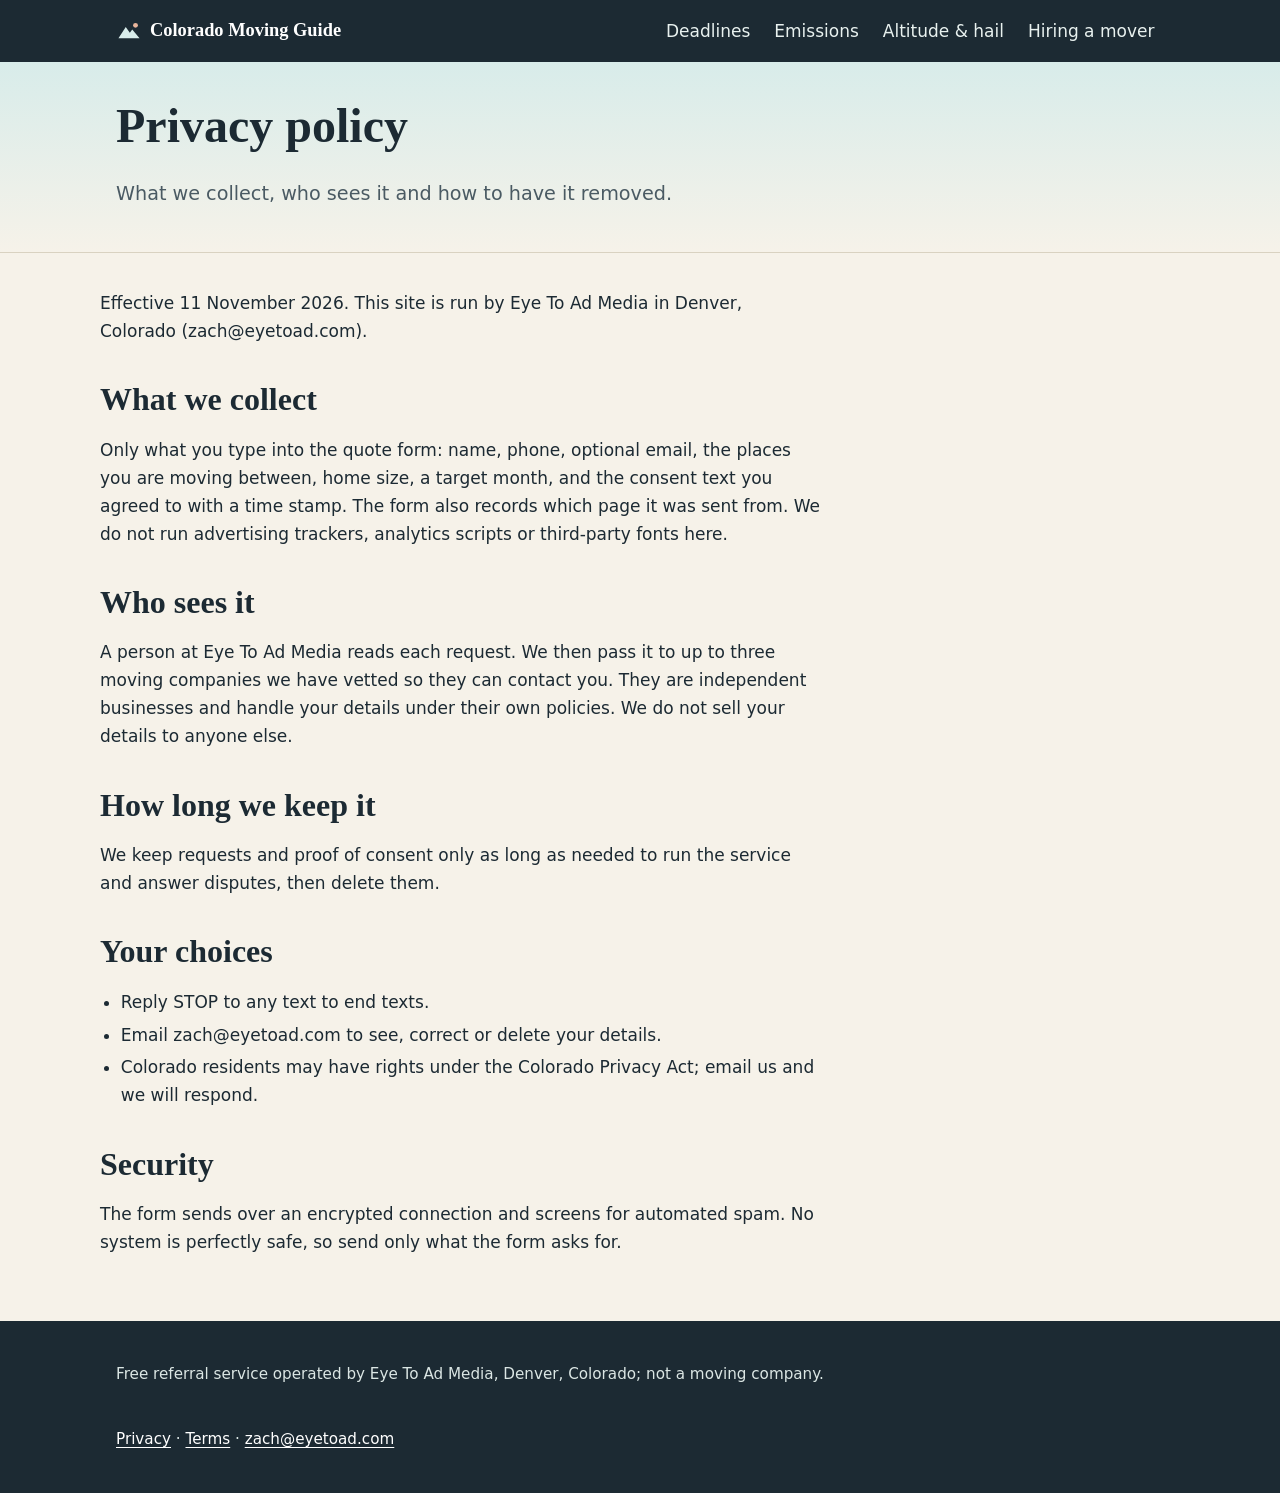
<file: privacy/index.html>
<!doctype html>
<html lang="en">
<head>
<meta charset="utf-8">
<meta name="viewport" content="width=device-width,initial-scale=1">
<meta http-equiv="Content-Security-Policy" content="default-src 'self'; script-src 'self'; style-src 'self'; img-src 'self' data:; form-action 'none'; base-uri 'self'; object-src 'none'; upgrade-insecure-requests">
<meta name="referrer" content="strict-origin-when-cross-origin">
<title>Privacy Policy | Colorado Moving Guide</title>
<meta name="description" content="How Colorado Moving Guide handles the details you send through its quote form.">
<meta name="robots" content="noindex,follow">
<link rel="canonical" href="https://coloradomovingco.com/privacy/">
<link rel="icon" href="/assets/icon.svg" type="image/svg+xml">
<link rel="stylesheet" href="/assets/site.css">
<meta property="og:type" content="website">
<meta property="og:title" content="Privacy Policy | Colorado Moving Guide">
<meta property="og:description" content="How Colorado Moving Guide handles the details you send through its quote form.">
<meta property="og:url" content="https://coloradomovingco.com/privacy/">

</head>
<body>
<a class="skip" href="#main">Skip to content</a>
<header class="bar"><div class="wrap">
<a class="brand" href="/"><svg width="26" height="26" viewBox="0 0 32 32" aria-hidden="true"><path d="M3 25l9-14 5 7 3-4 9 11z" fill="#d8ecea"/><circle cx="24" cy="9" r="3" fill="#e9b59c"/></svg>Colorado Moving Guide</a>
<nav aria-label="Main"><a href="/new-resident-checklist/">Deadlines</a><a href="/emissions-testing/">Emissions</a><a href="/altitude-and-weather/">Altitude & hail</a><a href="/interstate-movers/">Hiring a mover</a></nav>
</div></header>
<div class="hero"><div class="wrap"><h1>Privacy policy</h1><p class="lede">What we collect, who sees it and how to have it removed.</p></div></div>
<div class="wrap layout"><main id="main" class="prose">
<p>Effective 11 November 2026. This site is run by Eye To Ad Media in Denver, Colorado (zach@eyetoad.com).</p>
<h2>What we collect</h2>
<p>Only what you type into the quote form: name, phone, optional email, the places you are moving between, home size, a target month, and the consent text you agreed to with a time stamp. The form also records which page it was sent from. We do not run advertising trackers, analytics scripts or third-party fonts here.</p>
<h2>Who sees it</h2>
<p>A person at Eye To Ad Media reads each request. We then pass it to up to three moving companies we have vetted so they can contact you. They are independent businesses and handle your details under their own policies. We do not sell your details to anyone else.</p>
<h2>How long we keep it</h2>
<p>We keep requests and proof of consent only as long as needed to run the service and answer disputes, then delete them.</p>
<h2>Your choices</h2>
<ul><li>Reply STOP to any text to end texts.</li><li>Email zach@eyetoad.com to see, correct or delete your details.</li><li>Colorado residents may have rights under the Colorado Privacy Act; email us and we will respond.</li></ul>
<h2>Security</h2>
<p>The form sends over an encrypted connection and screens for automated spam. No system is perfectly safe, so send only what the form asks for.</p>
</main></div>
<footer><div class="wrap">
<p>Free referral service operated by Eye To Ad Media, Denver, Colorado; not a moving company.</p>
<p><a href="/privacy/">Privacy</a> &middot; <a href="/terms/">Terms</a> &middot; <a href="mailto:zach@eyetoad.com">zach@eyetoad.com</a></p>
</div></footer>
</body></html>
</file>
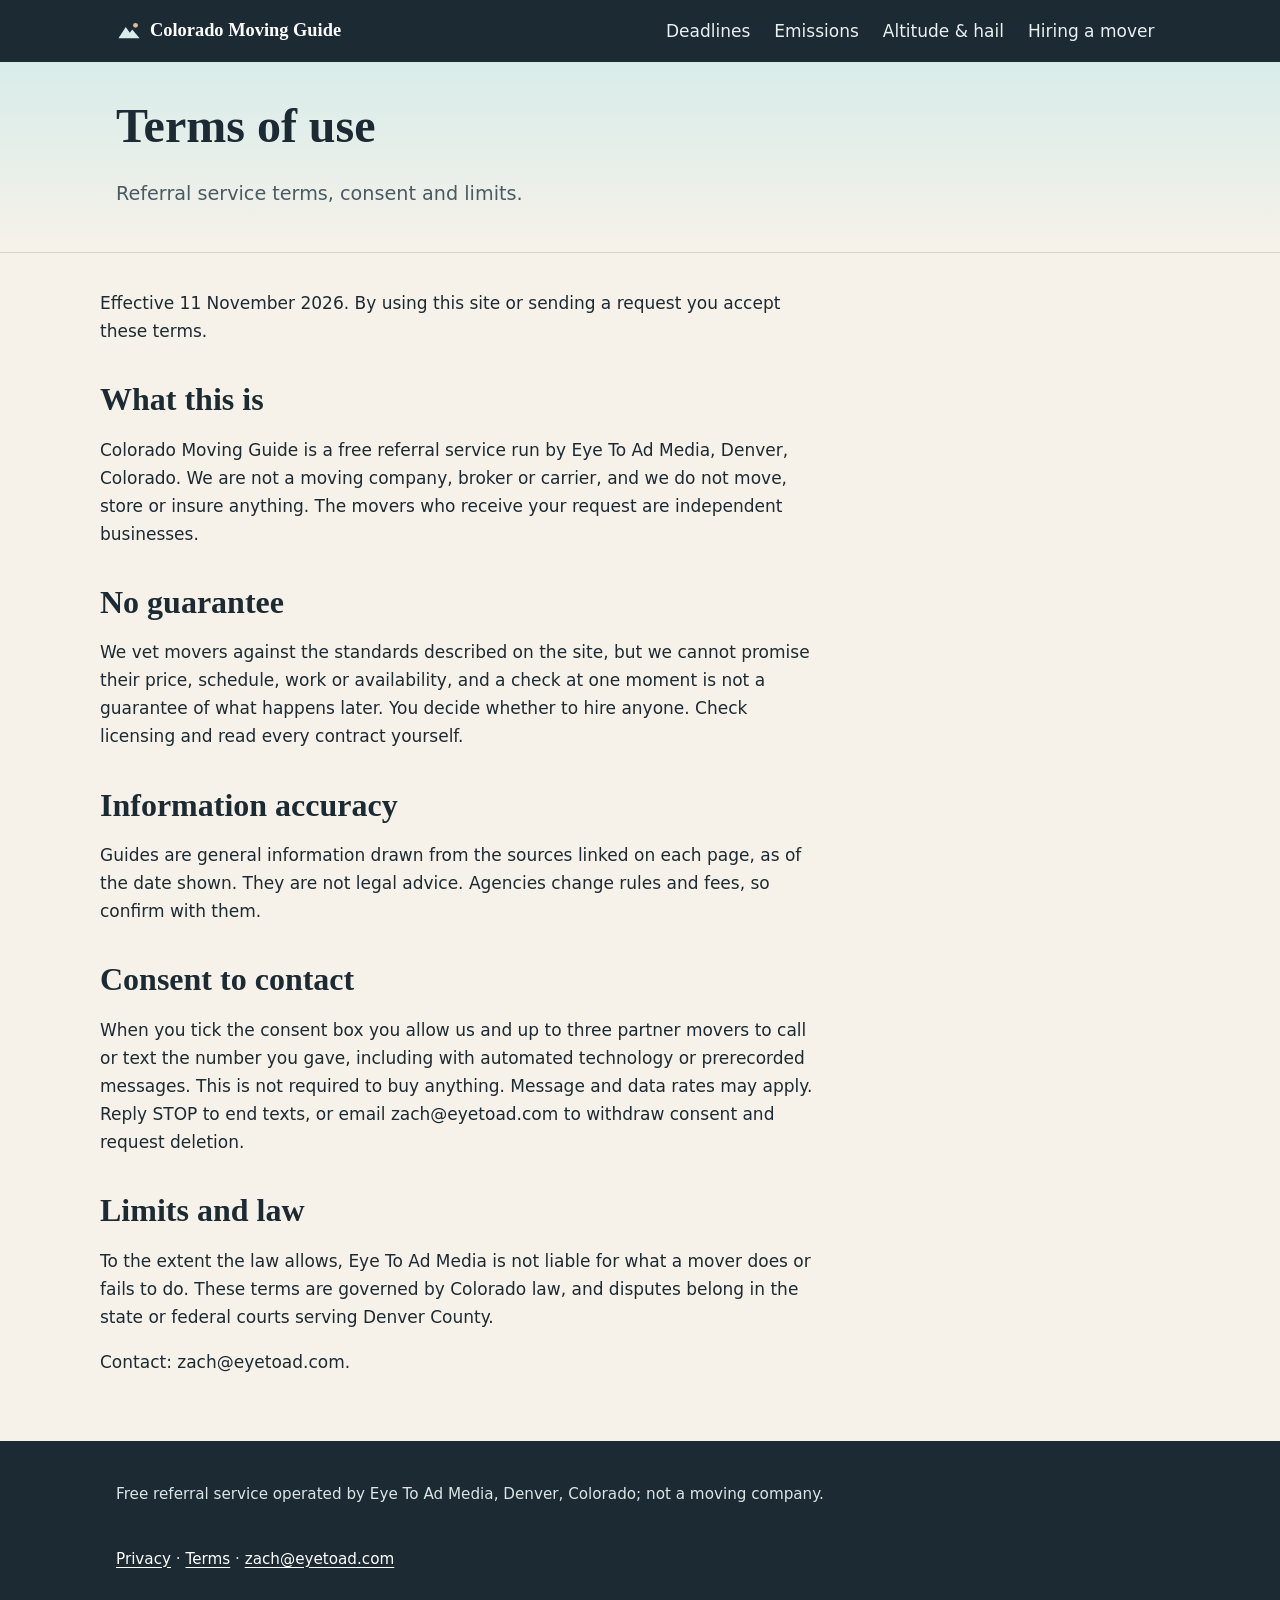
<file: terms/index.html>
<!doctype html>
<html lang="en">
<head>
<meta charset="utf-8">
<meta name="viewport" content="width=device-width,initial-scale=1">
<meta http-equiv="Content-Security-Policy" content="default-src 'self'; script-src 'self'; style-src 'self'; img-src 'self' data:; form-action 'none'; base-uri 'self'; object-src 'none'; upgrade-insecure-requests">
<meta name="referrer" content="strict-origin-when-cross-origin">
<title>Terms of Use | Colorado Moving Guide</title>
<meta name="description" content="Terms for using Colorado Moving Guide, a free moving referral service.">
<meta name="robots" content="noindex,follow">
<link rel="canonical" href="https://coloradomovingco.com/terms/">
<link rel="icon" href="/assets/icon.svg" type="image/svg+xml">
<link rel="stylesheet" href="/assets/site.css">
<meta property="og:type" content="website">
<meta property="og:title" content="Terms of Use | Colorado Moving Guide">
<meta property="og:description" content="Terms for using Colorado Moving Guide, a free moving referral service.">
<meta property="og:url" content="https://coloradomovingco.com/terms/">

</head>
<body>
<a class="skip" href="#main">Skip to content</a>
<header class="bar"><div class="wrap">
<a class="brand" href="/"><svg width="26" height="26" viewBox="0 0 32 32" aria-hidden="true"><path d="M3 25l9-14 5 7 3-4 9 11z" fill="#d8ecea"/><circle cx="24" cy="9" r="3" fill="#e9b59c"/></svg>Colorado Moving Guide</a>
<nav aria-label="Main"><a href="/new-resident-checklist/">Deadlines</a><a href="/emissions-testing/">Emissions</a><a href="/altitude-and-weather/">Altitude & hail</a><a href="/interstate-movers/">Hiring a mover</a></nav>
</div></header>
<div class="hero"><div class="wrap"><h1>Terms of use</h1><p class="lede">Referral service terms, consent and limits.</p></div></div>
<div class="wrap layout"><main id="main" class="prose">
<p>Effective 11 November 2026. By using this site or sending a request you accept these terms.</p>
<h2>What this is</h2>
<p>Colorado Moving Guide is a free referral service run by Eye To Ad Media, Denver, Colorado. We are not a moving company, broker or carrier, and we do not move, store or insure anything. The movers who receive your request are independent businesses.</p>
<h2>No guarantee</h2>
<p>We vet movers against the standards described on the site, but we cannot promise their price, schedule, work or availability, and a check at one moment is not a guarantee of what happens later. You decide whether to hire anyone. Check licensing and read every contract yourself.</p>
<h2>Information accuracy</h2>
<p>Guides are general information drawn from the sources linked on each page, as of the date shown. They are not legal advice. Agencies change rules and fees, so confirm with them.</p>
<h2>Consent to contact</h2>
<p>When you tick the consent box you allow us and up to three partner movers to call or text the number you gave, including with automated technology or prerecorded messages. This is not required to buy anything. Message and data rates may apply. Reply STOP to end texts, or email zach@eyetoad.com to withdraw consent and request deletion.</p>
<h2>Limits and law</h2>
<p>To the extent the law allows, Eye To Ad Media is not liable for what a mover does or fails to do. These terms are governed by Colorado law, and disputes belong in the state or federal courts serving Denver County.</p>
<p>Contact: zach@eyetoad.com.</p>
</main></div>
<footer><div class="wrap">
<p>Free referral service operated by Eye To Ad Media, Denver, Colorado; not a moving company.</p>
<p><a href="/privacy/">Privacy</a> &middot; <a href="/terms/">Terms</a> &middot; <a href="mailto:zach@eyetoad.com">zach@eyetoad.com</a></p>
</div></footer>
</body></html>
</file>
<file: assets/site.css>
:root{--bg:#f6f2e9;--ink:#1c2a33;--mut:#4a5a63;--teal:#0a6264;--teal2:#d8ecea;--rust:#a9441b;--line:#d9d2c1;--card:#fffdf8}
*{box-sizing:border-box}
html{-webkit-text-size-adjust:100%}
body{margin:0;background:var(--bg);color:var(--ink);font:1.0625rem/1.65 system-ui,-apple-system,"Segoe UI",Roboto,sans-serif}
h1,h2,h3{font-family:Georgia,"Times New Roman",serif;line-height:1.2;margin:0 0 .5em;color:var(--ink)}
h1{font-size:clamp(1.9rem,6vw,3rem)}
h2{font-size:clamp(1.45rem,4vw,2rem);margin-top:2.2rem}
h3{font-size:1.2rem}
a{color:var(--teal);text-underline-offset:3px}
a:focus-visible,button:focus-visible,input:focus-visible,select:focus-visible,summary:focus-visible{outline:3px solid var(--rust);outline-offset:2px}
.skip{position:absolute;left:-999px;top:0;background:#fff;padding:.6rem 1rem;z-index:9}
.skip:focus{left:0}
.wrap{max-width:1080px;margin:0 auto;padding:0 16px}
.bar{background:var(--ink);color:#fff}
.bar .wrap{display:flex;flex-wrap:wrap;align-items:center;justify-content:space-between;gap:.4rem 1.2rem;padding-top:.7rem;padding-bottom:.7rem}
.brand{color:#fff;text-decoration:none;font:700 1.15rem Georgia,serif;display:flex;align-items:center;gap:.5rem}
.bar nav{display:flex;flex-wrap:wrap;gap:.2rem .3rem}
.bar nav a{color:#e8f1ef;text-decoration:none;padding:.35rem .6rem;border-radius:4px;min-height:32px;display:inline-block}
.bar nav a:hover,.bar nav a[aria-current]{background:#2c4350;color:#fff}
.hero{background:linear-gradient(180deg,var(--teal2),var(--bg));padding:2.2rem 0 1.4rem;border-bottom:1px solid var(--line)}
.hero p.lede{font-size:1.2rem;max-width:44rem;color:var(--mut)}
.tiles{display:grid;grid-template-columns:1fr;gap:12px;margin:1.4rem 0}
.tile{background:var(--card);border:1px solid var(--line);border-left:6px solid var(--teal);padding:14px 16px;border-radius:6px}
.tile b{display:block;font:700 2.2rem/1 Georgia,serif;color:var(--teal)}
.tile.rust{border-left-color:var(--rust)}.tile.rust b{color:var(--rust)}
.tile span{display:block;font-size:.95rem;color:var(--mut);margin-top:.35rem}
.layout{display:grid;grid-template-columns:1fr;gap:28px;padding:1.2rem 0 3rem}
.layout main{min-width:0}
aside .box{background:var(--card);border:1px solid var(--line);border-radius:8px;padding:16px}
aside h2{margin-top:0;font-size:1.35rem}
.prose p,.prose li{max-width:46rem}
.prose ul,.prose ol{padding-left:1.3rem}
.prose li{margin:.3rem 0}
.src{font-size:.9rem;color:var(--mut)}
.callout{background:#fff4e6;border:1px solid #e8c9a0;border-left:6px solid var(--rust);padding:12px 16px;border-radius:6px;margin:1.2rem 0}
.tw{overflow-x:auto;margin:1rem 0}
table{border-collapse:collapse;width:100%;min-width:480px;background:var(--card)}
th,td{border:1px solid var(--line);padding:9px 11px;text-align:left;vertical-align:top}
th{background:var(--teal2)}
caption{caption-side:bottom;text-align:left;font-size:.9rem;color:var(--mut);padding-top:.4rem}
details{background:var(--card);border:1px solid var(--line);border-radius:6px;padding:.6rem 1rem;margin:.6rem 0}
summary{cursor:pointer;font-weight:600;min-height:28px}
form label{display:block;font-weight:600;margin:.7rem 0 .2rem;font-size:.97rem}
form input[type=text],form input[type=tel],form input[type=email],form input[type=month],form select{width:100%;font:inherit;padding:.6rem .7rem;border:1px solid #8a9aa0;border-radius:5px;background:#fff;color:var(--ink);min-height:44px}
.opt{font-weight:400;color:var(--mut)}
.hp{position:absolute;left:-5000px;height:0;overflow:hidden}
.consent{display:grid;grid-template-columns:auto 1fr;gap:10px;align-items:start;margin:1rem 0}
.consent input{width:22px;height:22px;margin-top:4px}
form label.ctext{font-weight:400;font-size:.88rem;line-height:1.5;margin:0;color:var(--mut)}
.cta{display:block;width:100%;background:var(--rust);color:#fff;font:700 1.05rem system-ui,sans-serif;border:0;border-radius:6px;padding:.85rem 1rem;min-height:48px;cursor:pointer}
.cta:hover{background:#8d3512}
.cta:disabled{opacity:.6}
.form-msg{margin:.6rem 0 0;min-height:1.2rem;font-weight:600}
.form-msg.bad{color:#a01c1c}
#form-done{background:var(--teal2);padding:14px;border-radius:6px}
.agree-dlg{border:0;border-radius:10px;max-width:min(30rem,92vw);padding:20px;background:var(--card);color:var(--ink);box-shadow:0 10px 40px #0006}
.agree-dlg::backdrop{background:#0008}
.agree-dlg li{margin:.4rem 0}
.agree-dlg .agree-actions{display:flex;gap:10px;flex-wrap:wrap;margin-top:1rem}
.agree-yes,.agree-no{font:inherit;font-weight:700;padding:.65rem 1rem;border-radius:6px;min-height:44px;cursor:pointer}
.agree-yes{background:var(--teal);color:#fff;border:2px solid var(--teal)}
.agree-no{background:#fff;color:var(--ink);border:2px solid var(--ink)}
footer{background:var(--ink);color:#dbe6e4;padding:1.6rem 0;font-size:.95rem}
footer a{color:#fff}
footer .wrap{display:grid;gap:.6rem}
@media(min-width:720px){.tiles{grid-template-columns:repeat(3,1fr)}.layout{grid-template-columns:minmax(0,1fr) 330px}aside{position:sticky;top:12px;align-self:start}}
</file>
